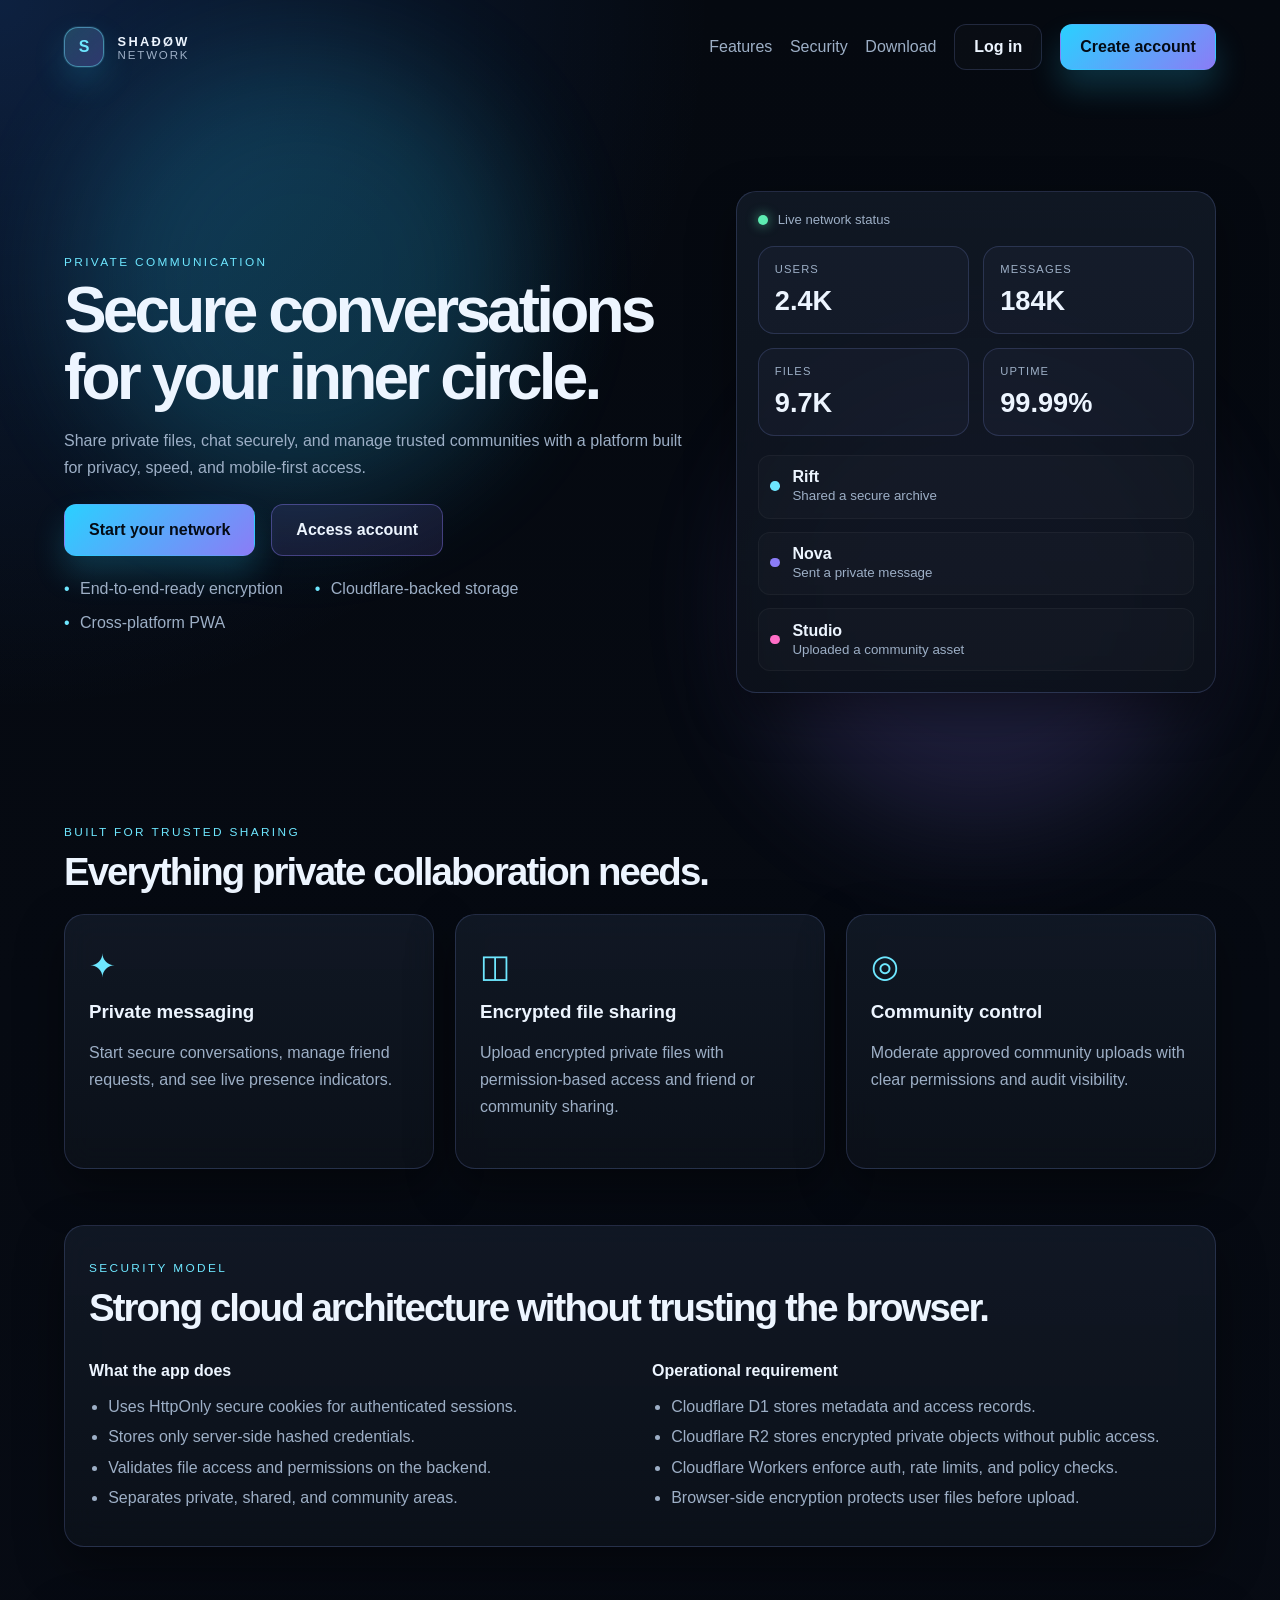
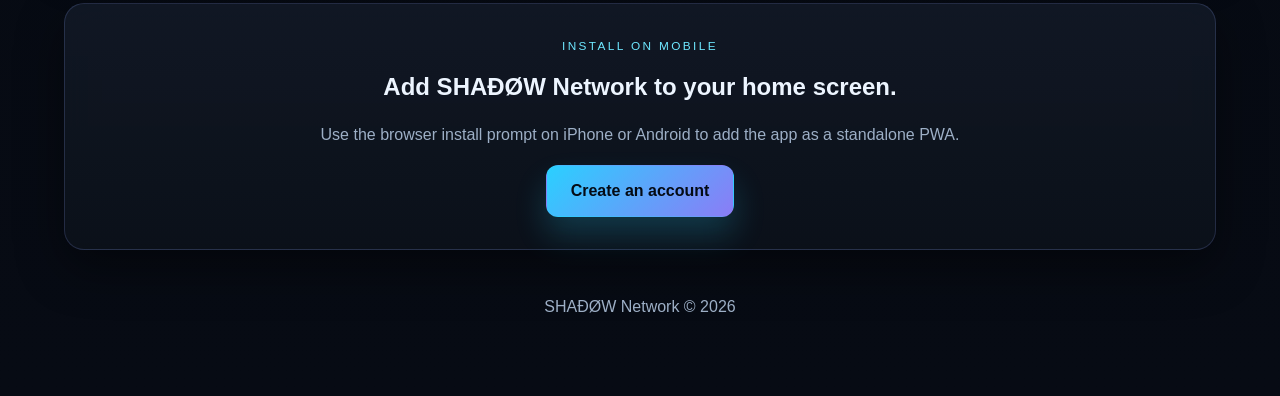
<file: index.html>
<!DOCTYPE html>
<html lang="en">
  <head>
    <meta charset="UTF-8" />
    <meta name="viewport" content="width=device-width, initial-scale=1.0" />
    <meta
      name="description"
      content="SHAÐØW Network is a secure private messaging and file-sharing platform for friends, communities, and trusted collaboration."
    />
    <meta name="theme-color" content="#070b14" />
    <title>SHAÐØW Network</title>
    <link rel="manifest" href="pwa/manifest.json" />
    <link rel="stylesheet" href="css/main.css" />
    <link rel="stylesheet" href="css/mobile.css" />
  </head>
  <body class="landing-page">
    <div class="bg-glow glow-one"></div>
    <div class="bg-glow glow-two"></div>

    <header class="topbar landing-bar">
      <div class="brand-wrap">
        <div class="brand-mark">S</div>
        <div>
          <div class="brand-name">SHAÐØW</div>
          <div class="brand-subtitle">Network</div>
        </div>
      </div>
      <nav class="top-links">
        <a href="#features">Features</a>
        <a href="#security">Security</a>
        <a href="#download">Download</a>
        <a class="button ghost" href="login.html">Log in</a>
        <a class="button primary" href="register.html">Create account</a>
      </nav>
    </header>

    <main>
      <section class="hero">
        <div class="hero-copy">
          <span class="eyebrow">Private communication</span>
          <h1>Secure conversations for your inner circle.</h1>
          <p>
            Share private files, chat securely, and manage trusted communities with a platform built for privacy,
            speed, and mobile-first access.
          </p>
          <div class="cta-row">
            <a class="button primary large" href="register.html">Start your network</a>
            <a class="button secondary large" href="login.html">Access account</a>
          </div>
          <ul class="hero-meta">
            <li>End-to-end-ready encryption</li>
            <li>Cloudflare-backed storage</li>
            <li>Cross-platform PWA</li>
          </ul>
        </div>

        <div class="hero-panel glass-panel">
          <div class="mini-header">
            <span class="status online"></span>
            Live network status
          </div>
          <div class="stat-grid">
            <div class="stat-card">
              <span class="stat-label">Users</span>
              <strong>2.4K</strong>
            </div>
            <div class="stat-card">
              <span class="stat-label">Messages</span>
              <strong>184K</strong>
            </div>
            <div class="stat-card">
              <span class="stat-label">Files</span>
              <strong>9.7K</strong>
            </div>
            <div class="stat-card">
              <span class="stat-label">Uptime</span>
              <strong>99.99%</strong>
            </div>
          </div>
          <div class="activity-list">
            <div class="activity-item">
              <span class="dot cyan"></span>
              <div>
                <strong>Rift</strong>
                <small>Shared a secure archive</small>
              </div>
            </div>
            <div class="activity-item">
              <span class="dot violet"></span>
              <div>
                <strong>Nova</strong>
                <small>Sent a private message</small>
              </div>
            </div>
            <div class="activity-item">
              <span class="dot pink"></span>
              <div>
                <strong>Studio</strong>
                <small>Uploaded a community asset</small>
              </div>
            </div>
          </div>
        </div>
      </section>

      <section id="features" class="feature-section">
        <div class="section-heading">
          <span class="eyebrow">Built for trusted sharing</span>
          <h2>Everything private collaboration needs.</h2>
        </div>
        <div class="card-grid three-up">
          <article class="glass-panel feature-card">
            <span class="feature-icon">✦</span>
            <h3>Private messaging</h3>
            <p>Start secure conversations, manage friend requests, and see live presence indicators.</p>
          </article>
          <article class="glass-panel feature-card">
            <span class="feature-icon">◫</span>
            <h3>Encrypted file sharing</h3>
            <p>Upload encrypted private files with permission-based access and friend or community sharing.</p>
          </article>
          <article class="glass-panel feature-card">
            <span class="feature-icon">◎</span>
            <h3>Community control</h3>
            <p>Moderate approved community uploads with clear permissions and audit visibility.</p>
          </article>
        </div>
      </section>

      <section id="security" class="feature-section security-panel glass-panel">
        <div class="section-heading left">
          <span class="eyebrow">Security model</span>
          <h2>Strong cloud architecture without trusting the browser.</h2>
        </div>
        <div class="security-grid">
          <div>
            <h4>What the app does</h4>
            <ul>
              <li>Uses HttpOnly secure cookies for authenticated sessions.</li>
              <li>Stores only server-side hashed credentials.</li>
              <li>Validates file access and permissions on the backend.</li>
              <li>Separates private, shared, and community areas.</li>
            </ul>
          </div>
          <div>
            <h4>Operational requirement</h4>
            <ul>
              <li>Cloudflare D1 stores metadata and access records.</li>
              <li>Cloudflare R2 stores encrypted private objects without public access.</li>
              <li>Cloudflare Workers enforce auth, rate limits, and policy checks.</li>
              <li>Browser-side encryption protects user files before upload.</li>
            </ul>
          </div>
        </div>
      </section>

      <section id="download" class="feature-section app-cta">
        <div class="glass-panel callout-box">
          <span class="eyebrow">Install on mobile</span>
          <h2>Add SHAÐØW Network to your home screen.</h2>
          <p>Use the browser install prompt on iPhone or Android to add the app as a standalone PWA.</p>
          <a class="button primary large" href="register.html">Create an account</a>
        </div>
      </section>
    </main>

    <footer class="site-footer">
      <p>SHAÐØW Network © 2026</p>
    </footer>

    <script src="js/app.js"></script>
    <script>
      if ('serviceWorker' in navigator) {
        window.addEventListener('load', () => {
          navigator.serviceWorker.register('pwa/service-worker.js').catch(() => {
            console.info('Service worker is not available during local static testing.');
          });
        });
      }
    </script>
  </body>
</html>
</file>
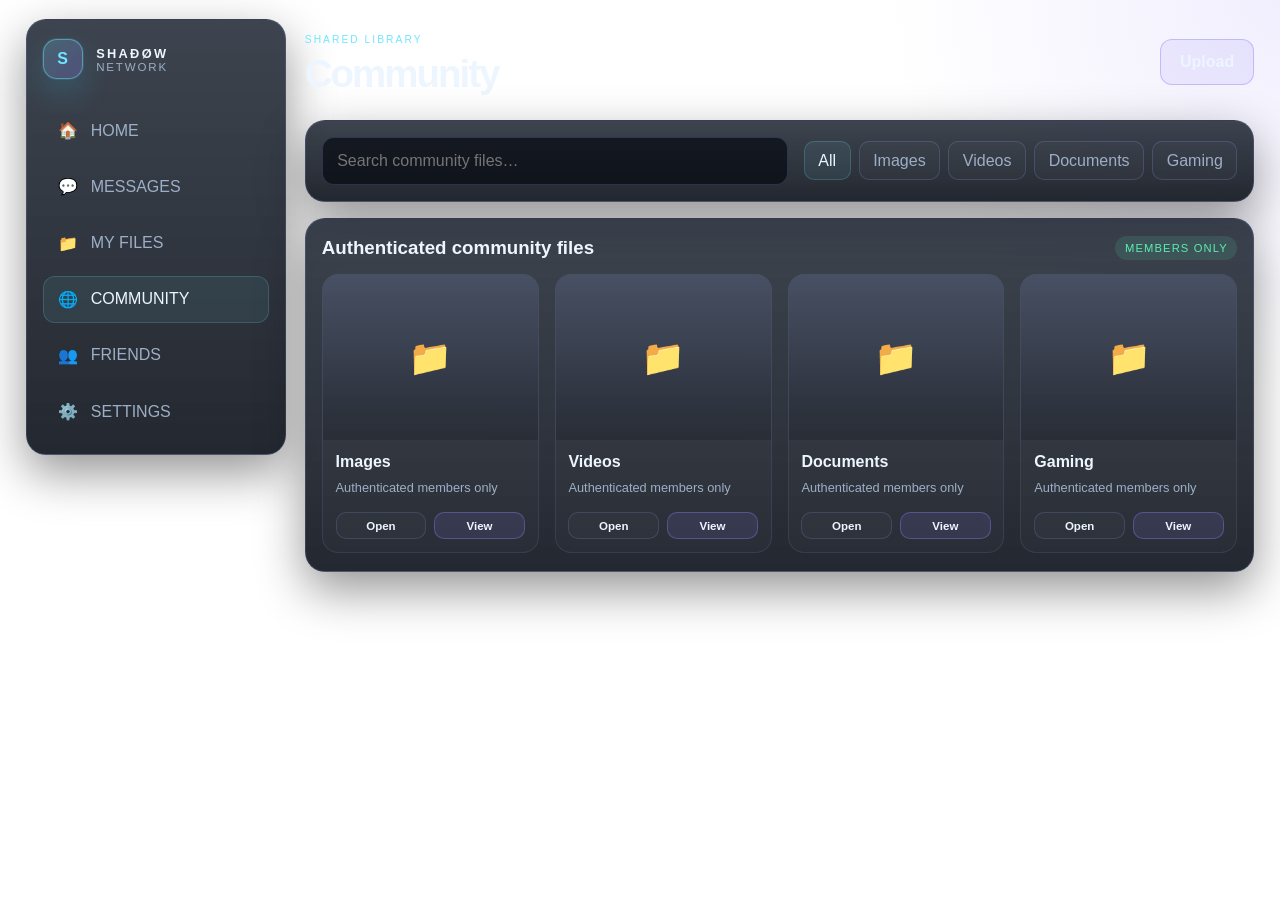
<file: community.html>
<!DOCTYPE html>
<html lang="en">
  <head>
    <meta charset="UTF-8" />
    <meta name="viewport" content="width=device-width, initial-scale=1.0" />
    <title>SHAÐØW Network | Community</title>
    <meta name="theme-color" content="#070b14" />
    <link rel="manifest" href="pwa/manifest.json" />
    <link rel="stylesheet" href="css/main.css" />
    <link rel="stylesheet" href="css/app.css" />
    <link rel="stylesheet" href="css/mobile.css" />
  </head>
  <body class="app-body">
    <div class="app-layout">
      <aside class="sidebar glass-panel">
        <div class="brand-wrap">
          <div class="brand-mark">S</div>
          <div>
            <div class="brand-name">SHAÐØW</div>
            <div class="brand-subtitle">Network</div>
          </div>
        </div>
        <nav class="main-nav" aria-label="Main navigation">
          <a class="nav-item" href="app.html"><span>🏠</span><span>HOME</span></a>
          <a class="nav-item" href="messages.html"><span>💬</span><span>MESSAGES</span></a>
          <a class="nav-item" href="files.html"><span>📁</span><span>MY FILES</span></a>
          <a class="nav-item active" href="community.html"><span>🌐</span><span>COMMUNITY</span></a>
          <a class="nav-item" href="friends.html"><span>👥</span><span>FRIENDS</span></a>
          <a class="nav-item" href="settings.html"><span>⚙️</span><span>SETTINGS</span></a>
        </nav>
      </aside>

      <main class="app-main">
        <header class="topbar app-topbar">
          <div>
            <span class="eyebrow small">Shared library</span>
            <h2>Community</h2>
          </div>
          <div class="top-actions">
            <button class="button secondary" id="community-upload-btn">Upload</button>
          </div>
        </header>

        <div class="toolbar glass-panel">
          <div class="search-box">
            <input type="search" id="community-search" placeholder="Search community files…" />
          </div>
          <div class="category-pills">
            <button class="active">All</button>
            <button>Images</button>
            <button>Videos</button>
            <button>Documents</button>
            <button>Gaming</button>
          </div>
        </div>

        <section class="glass-panel file-panel">
          <div class="panel-header">
            <h3>Authenticated community files</h3>
            <span class="badge success">Members only</span>
          </div>
          <div id="community-grid" class="file-grid"></div>
        </section>
      </main>
    </div>

    <nav class="mobile-nav" aria-label="Mobile navigation">
      <a href="app.html" class="mobile-item">🏠</a>
      <a href="messages.html" class="mobile-item">💬</a>
      <a href="files.html" class="mobile-item">📁</a>
      <a href="community.html" class="mobile-item active">🌐</a>
      <a href="settings.html" class="mobile-item">⚙️</a>
    </nav>

    <div id="toast-container"></div>

    <script src="js/api.js"></script>
    <script src="js/app.js"></script>
    <script>
      document.addEventListener('DOMContentLoaded', () => {
        if (window.AppShell) {
          window.AppShell.initCommunity();
        }
      });
    </script>
  </body>
</html>
</file>
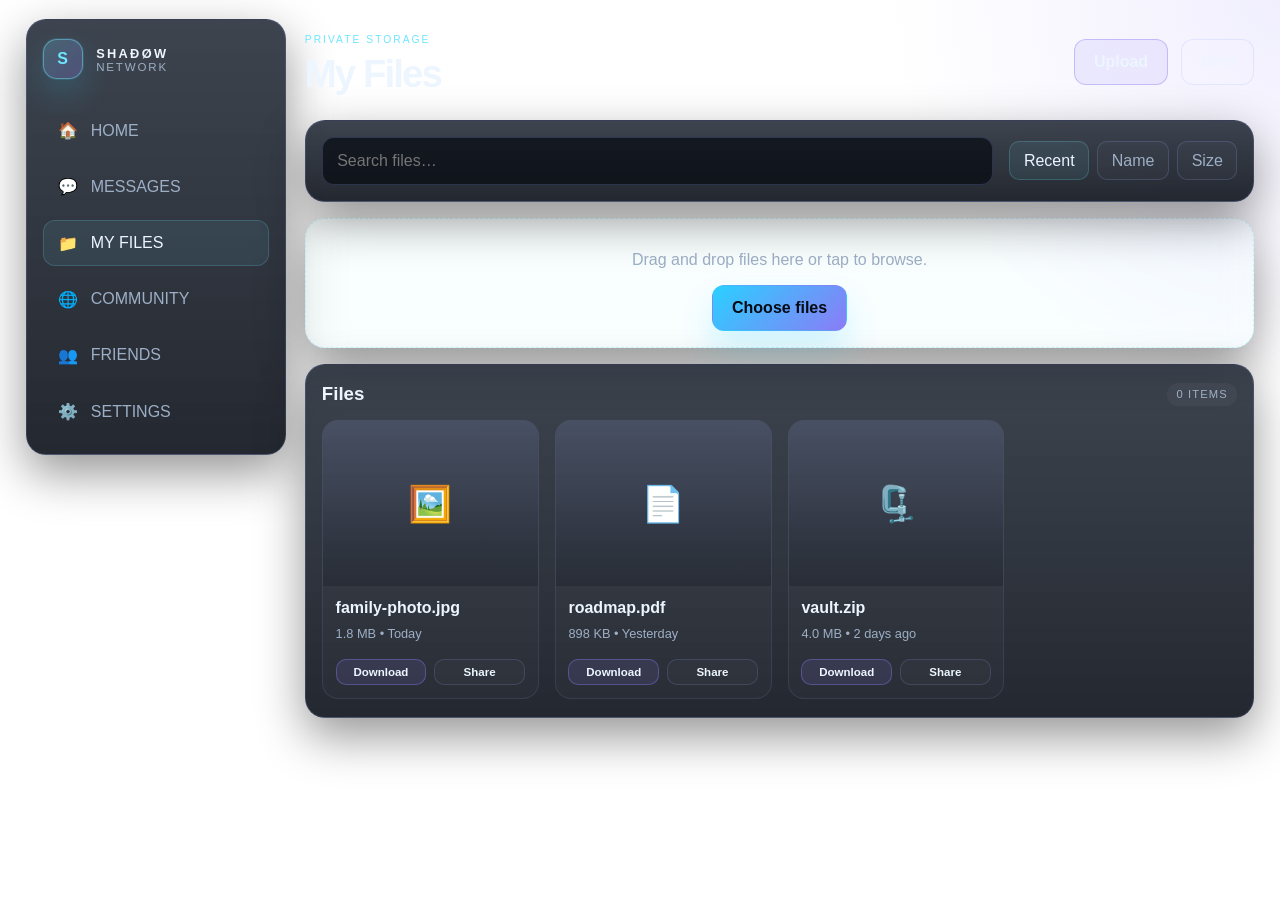
<file: files.html>
<!DOCTYPE html>
<html lang="en">
  <head>
    <meta charset="UTF-8" />
    <meta name="viewport" content="width=device-width, initial-scale=1.0" />
    <title>SHAÐØW Network | Files</title>
    <meta name="theme-color" content="#070b14" />
    <link rel="manifest" href="pwa/manifest.json" />
    <link rel="stylesheet" href="css/main.css" />
    <link rel="stylesheet" href="css/app.css" />
    <link rel="stylesheet" href="css/mobile.css" />
  </head>
  <body class="app-body">
    <div class="app-layout">
      <aside class="sidebar glass-panel">
        <div class="brand-wrap">
          <div class="brand-mark">S</div>
          <div>
            <div class="brand-name">SHAÐØW</div>
            <div class="brand-subtitle">Network</div>
          </div>
        </div>
        <nav class="main-nav" aria-label="Main navigation">
          <a class="nav-item" href="app.html"><span>🏠</span><span>HOME</span></a>
          <a class="nav-item" href="messages.html"><span>💬</span><span>MESSAGES</span></a>
          <a class="nav-item active" href="files.html"><span>📁</span><span>MY FILES</span></a>
          <a class="nav-item" href="community.html"><span>🌐</span><span>COMMUNITY</span></a>
          <a class="nav-item" href="friends.html"><span>👥</span><span>FRIENDS</span></a>
          <a class="nav-item" href="settings.html"><span>⚙️</span><span>SETTINGS</span></a>
        </nav>
      </aside>

      <main class="app-main">
        <header class="topbar app-topbar">
          <div>
            <span class="eyebrow small">Private storage</span>
            <h2>My Files</h2>
          </div>
          <div class="top-actions">
            <button class="button secondary" id="upload-trigger">Upload</button>
            <button class="button ghost" id="toggle-view-btn">Grid</button>
          </div>
        </header>

        <div class="toolbar glass-panel">
          <div class="search-box">
            <input type="search" id="file-search" placeholder="Search files…" />
          </div>
          <div class="segmented-control">
            <button class="active" data-sort="recent">Recent</button>
            <button data-sort="name">Name</button>
            <button data-sort="size">Size</button>
          </div>
        </div>

        <div class="upload-dropzone glass-panel" id="upload-dropzone">
          <input id="file-input" type="file" multiple hidden />
          <p>Drag and drop files here or tap to browse.</p>
          <button class="button primary" id="upload-button">Choose files</button>
        </div>

        <section class="glass-panel file-panel">
          <div class="panel-header">
            <h3>Files</h3>
            <span class="badge neutral" id="file-count">0 items</span>
          </div>
          <div id="files-grid" class="file-grid"></div>
        </section>
      </main>
    </div>

    <nav class="mobile-nav" aria-label="Mobile navigation">
      <a href="app.html" class="mobile-item">🏠</a>
      <a href="messages.html" class="mobile-item">💬</a>
      <a href="files.html" class="mobile-item active">📁</a>
      <a href="community.html" class="mobile-item">🌐</a>
      <a href="settings.html" class="mobile-item">⚙️</a>
    </nav>

    <div id="toast-container"></div>

    <script src="js/api.js"></script>
    <script src="js/encryption.js"></script>
    <script src="js/files.js"></script>
    <script>
      document.addEventListener('DOMContentLoaded', () => {
        if (window.FileManager) {
          window.FileManager.init();
        }
      });
    </script>
  </body>
</html>
</file>
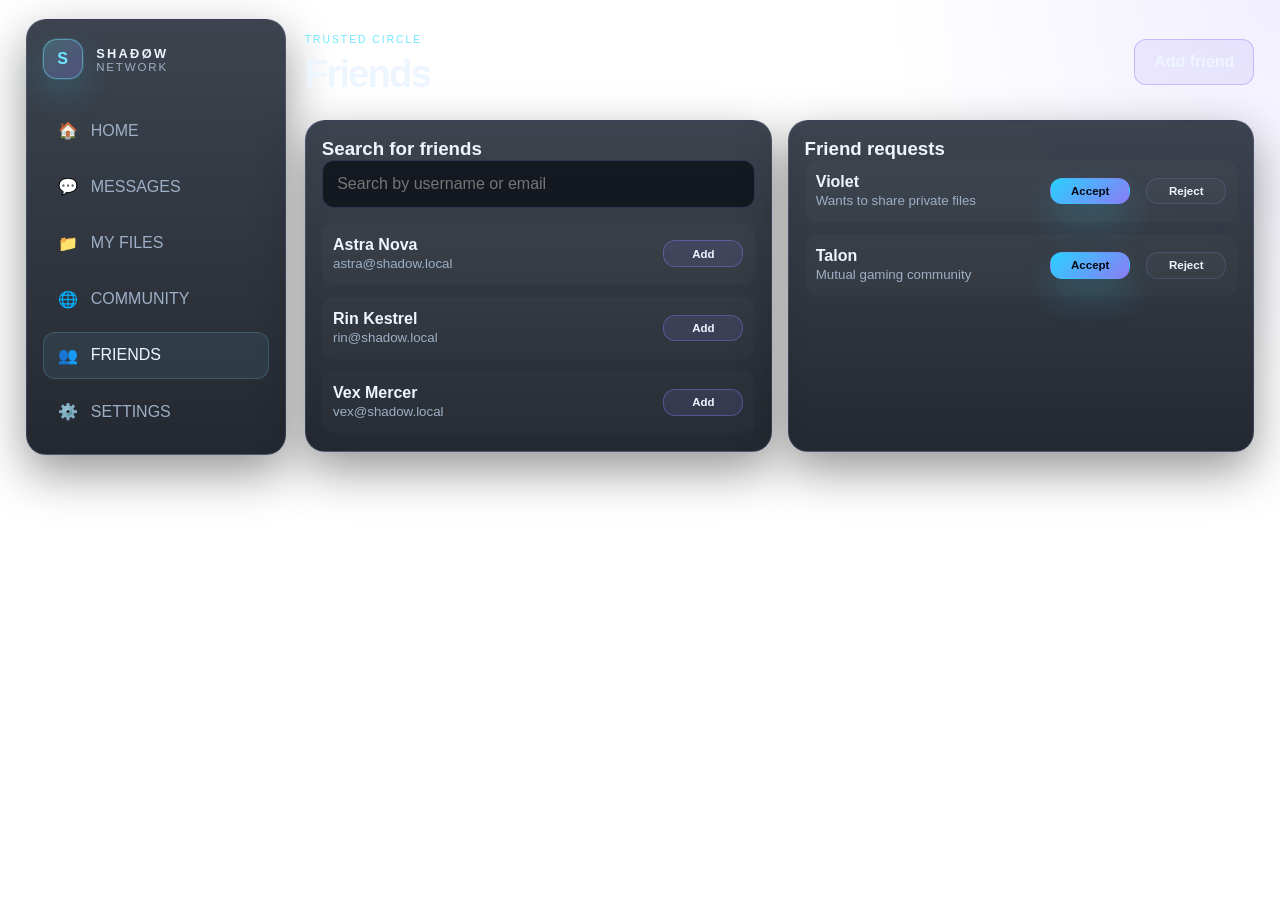
<file: friends.html>
<!DOCTYPE html>
<html lang="en">
  <head>
    <meta charset="UTF-8" />
    <meta name="viewport" content="width=device-width, initial-scale=1.0" />
    <title>SHAÐØW Network | Friends</title>
    <meta name="theme-color" content="#070b14" />
    <link rel="manifest" href="pwa/manifest.json" />
    <link rel="stylesheet" href="css/main.css" />
    <link rel="stylesheet" href="css/app.css" />
    <link rel="stylesheet" href="css/mobile.css" />
  </head>
  <body class="app-body">
    <div class="app-layout">
      <aside class="sidebar glass-panel">
        <div class="brand-wrap">
          <div class="brand-mark">S</div>
          <div>
            <div class="brand-name">SHAÐØW</div>
            <div class="brand-subtitle">Network</div>
          </div>
        </div>
        <nav class="main-nav" aria-label="Main navigation">
          <a class="nav-item" href="app.html"><span>🏠</span><span>HOME</span></a>
          <a class="nav-item" href="messages.html"><span>💬</span><span>MESSAGES</span></a>
          <a class="nav-item" href="files.html"><span>📁</span><span>MY FILES</span></a>
          <a class="nav-item" href="community.html"><span>🌐</span><span>COMMUNITY</span></a>
          <a class="nav-item active" href="friends.html"><span>👥</span><span>FRIENDS</span></a>
          <a class="nav-item" href="settings.html"><span>⚙️</span><span>SETTINGS</span></a>
        </nav>
      </aside>

      <main class="app-main">
        <header class="topbar app-topbar">
          <div>
            <span class="eyebrow small">Trusted circle</span>
            <h2>Friends</h2>
          </div>
          <div class="top-actions">
            <button class="button secondary" id="send-request-btn">Add friend</button>
          </div>
        </header>

        <div class="friends-layout">
          <section class="glass-panel form-panel">
            <h3>Search for friends</h3>
            <div class="search-box small-box">
              <input id="friend-search" type="search" placeholder="Search by username or email" />
            </div>
            <div id="friend-search-results" class="result-list"></div>
          </section>

          <section class="glass-panel form-panel">
            <h3>Friend requests</h3>
            <div id="friend-request-list" class="result-list"></div>
          </section>
        </div>
      </main>
    </div>

    <nav class="mobile-nav" aria-label="Mobile navigation">
      <a href="app.html" class="mobile-item">🏠</a>
      <a href="messages.html" class="mobile-item">💬</a>
      <a href="files.html" class="mobile-item">📁</a>
      <a href="community.html" class="mobile-item">🌐</a>
      <a href="friends.html" class="mobile-item active">👥</a>
    </nav>

    <div id="toast-container"></div>

    <script src="js/api.js"></script>
    <script src="js/friends.js"></script>
    <script>
      document.addEventListener('DOMContentLoaded', () => {
        if (window.FriendManager) {
          window.FriendManager.init();
        }
      });
    </script>
  </body>
</html>
</file>
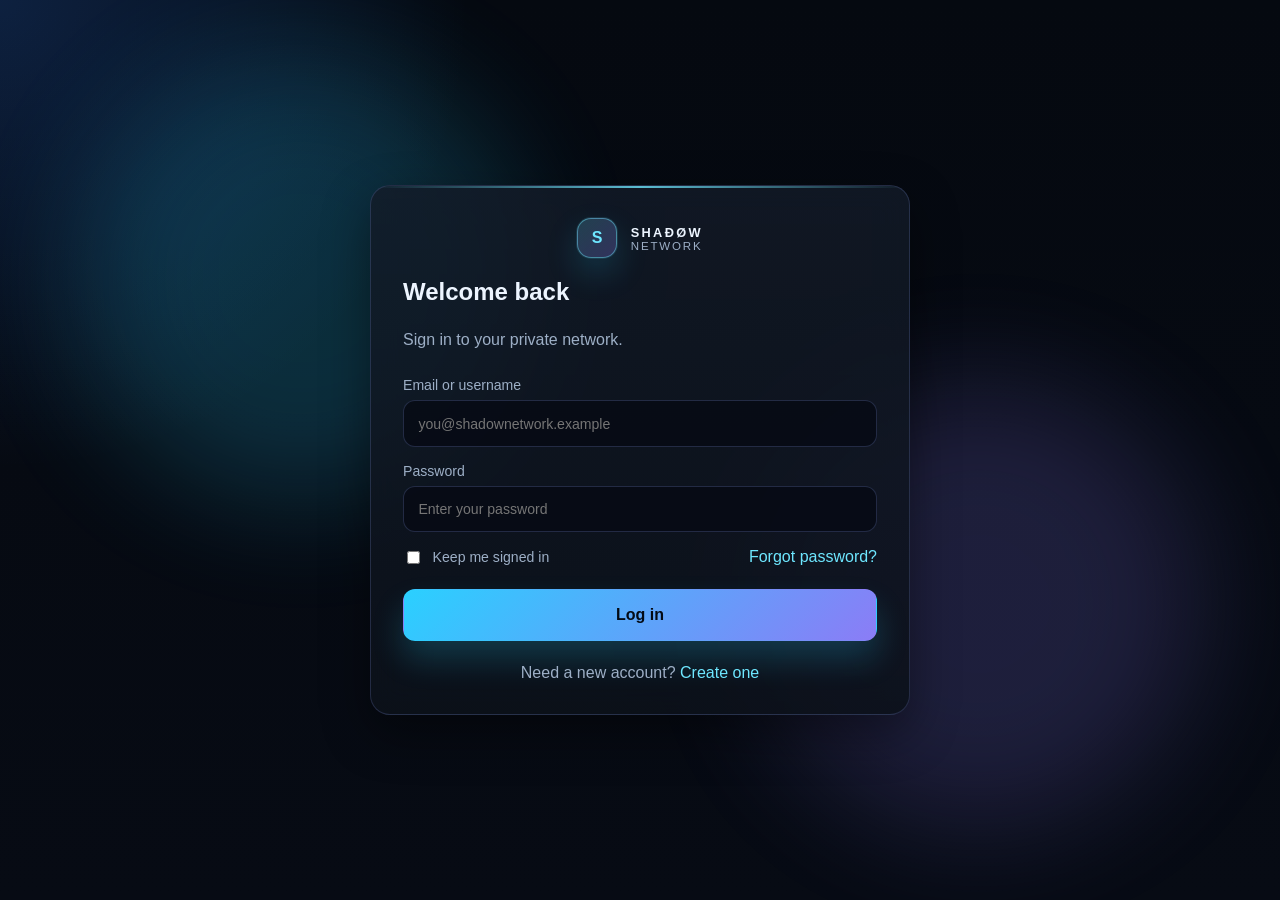
<file: login.html>
<!DOCTYPE html>
<html lang="en">
  <head>
    <meta charset="UTF-8" />
    <meta name="viewport" content="width=device-width, initial-scale=1.0" />
    <title>SHAÐØW Network | Login</title>
    <meta name="theme-color" content="#070b14" />
    <link rel="manifest" href="pwa/manifest.json" />
    <link rel="stylesheet" href="css/main.css" />
    <link rel="stylesheet" href="css/auth.css" />
    <link rel="stylesheet" href="css/mobile.css" />
  </head>
  <body class="auth-page">
    <div class="bg-glow glow-one"></div>
    <div class="bg-glow glow-two"></div>

    <main class="auth-shell">
      <section class="auth-panel glass-panel">
        <div class="brand-wrap centered">
          <div class="brand-mark">S</div>
          <div>
            <div class="brand-name">SHAÐØW</div>
            <div class="brand-subtitle">Network</div>
          </div>
        </div>

        <h1>Welcome back</h1>
        <p class="sub-copy">Sign in to your private network.</p>

        <form id="login-form" class="auth-form" novalidate>
          <label>
            <span>Email or username</span>
            <input type="text" name="identifier" placeholder="you@shadownetwork.example" required />
          </label>
          <label>
            <span>Password</span>
            <input type="password" name="password" placeholder="Enter your password" required />
          </label>

          <div class="row between compact">
            <label class="checkbox-row">
              <input type="checkbox" name="remember" />
              <span>Keep me signed in</span>
            </label>
            <a href="#" class="text-link">Forgot password?</a>
          </div>

          <button class="button primary large" type="submit">Log in</button>
        </form>

        <div class="auth-footer">
          <span>Need a new account?</span>
          <a href="register.html" class="text-link">Create one</a>
        </div>
      </section>
    </main>

    <script src="js/api.js"></script>
    <script src="js/auth.js"></script>
    <script>
      document.addEventListener('DOMContentLoaded', () => {
        if (window.AuthHandler) {
          window.AuthHandler.initLogin();
        }
      });
    </script>
  </body>
</html>
</file>
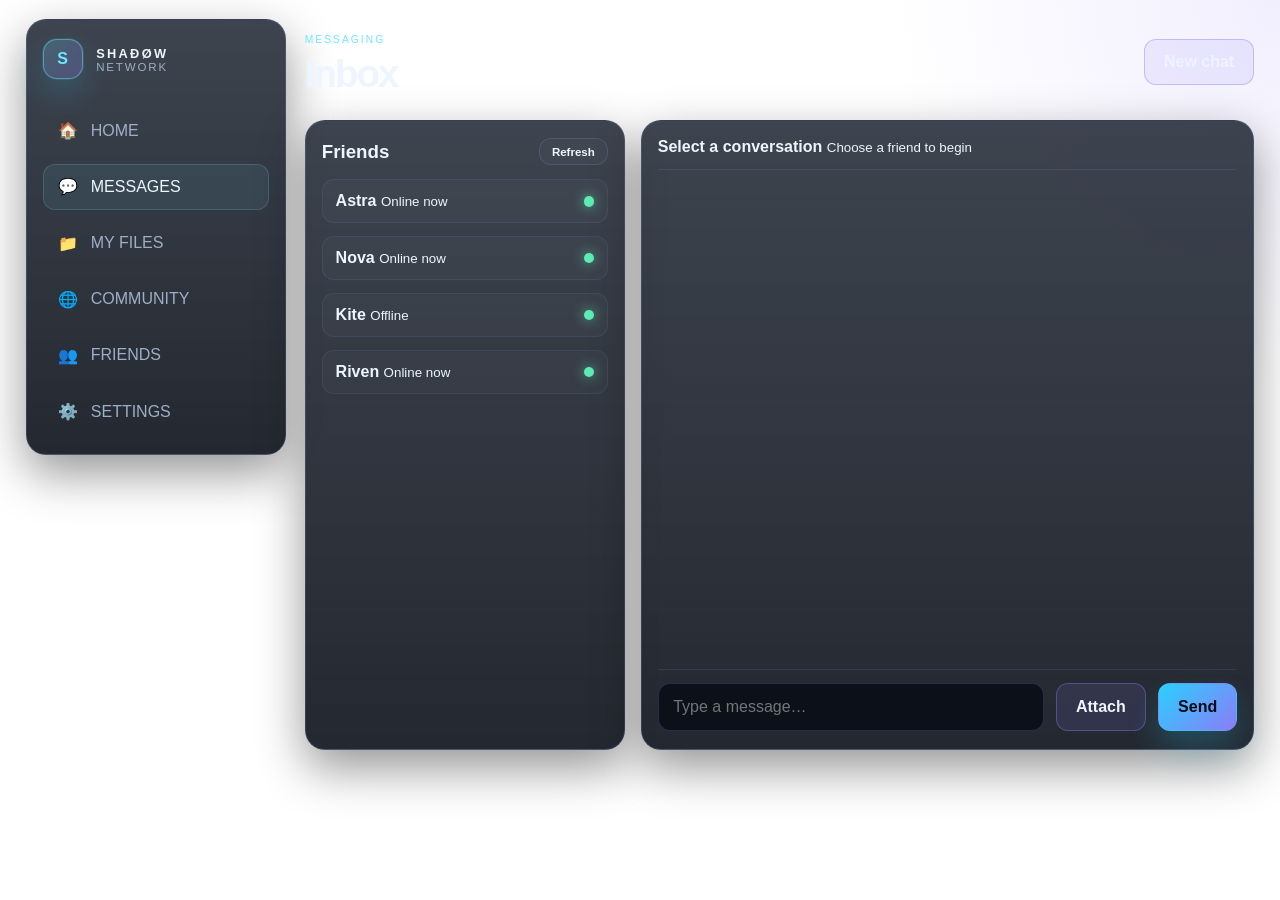
<file: messages.html>
<!DOCTYPE html>
<html lang="en">
  <head>
    <meta charset="UTF-8" />
    <meta name="viewport" content="width=device-width, initial-scale=1.0" />
    <title>SHAÐØW Network | Messages</title>
    <meta name="theme-color" content="#070b14" />
    <link rel="manifest" href="pwa/manifest.json" />
    <link rel="stylesheet" href="css/main.css" />
    <link rel="stylesheet" href="css/app.css" />
    <link rel="stylesheet" href="css/mobile.css" />
  </head>
  <body class="app-body">
    <div class="app-layout">
      <aside class="sidebar glass-panel">
        <div class="brand-wrap">
          <div class="brand-mark">S</div>
          <div>
            <div class="brand-name">SHAÐØW</div>
            <div class="brand-subtitle">Network</div>
          </div>
        </div>
        <nav class="main-nav" aria-label="Main navigation">
          <a class="nav-item" href="app.html"><span>🏠</span><span>HOME</span></a>
          <a class="nav-item active" href="messages.html"><span>💬</span><span>MESSAGES</span></a>
          <a class="nav-item" href="files.html"><span>📁</span><span>MY FILES</span></a>
          <a class="nav-item" href="community.html"><span>🌐</span><span>COMMUNITY</span></a>
          <a class="nav-item" href="friends.html"><span>👥</span><span>FRIENDS</span></a>
          <a class="nav-item" href="settings.html"><span>⚙️</span><span>SETTINGS</span></a>
        </nav>
      </aside>

      <main class="app-main">
        <header class="topbar app-topbar">
          <div>
            <span class="eyebrow small">Messaging</span>
            <h2>Inbox</h2>
          </div>
          <div class="top-actions">
            <button class="button secondary" id="new-message-btn">New chat</button>
          </div>
        </header>

        <div class="messages-layout">
          <aside class="glass-panel sidebar-panel">
            <div class="panel-header compact-header">
              <h3>Friends</h3>
              <button class="button ghost tiny" id="refresh-friends-btn">Refresh</button>
            </div>
            <div class="friend-list" id="friend-list"></div>
          </aside>

          <section class="glass-panel chat-panel">
            <div class="chat-header" id="chat-header">
              <div>
                <strong>Select a conversation</strong>
                <small>Choose a friend to begin</small>
              </div>
            </div>
            <div class="chat-thread" id="chat-thread"></div>
            <form id="message-form" class="composer" novalidate>
              <input id="message-input" type="text" maxlength="2000" placeholder="Type a message…" />
              <button type="button" class="button secondary" id="attach-file-btn">Attach</button>
              <button type="submit" class="button primary">Send</button>
            </form>
          </section>
        </div>
      </main>
    </div>

    <nav class="mobile-nav" aria-label="Mobile navigation">
      <a href="app.html" class="mobile-item">🏠</a>
      <a href="messages.html" class="mobile-item active">💬</a>
      <a href="files.html" class="mobile-item">📁</a>
      <a href="community.html" class="mobile-item">🌐</a>
      <a href="settings.html" class="mobile-item">⚙️</a>
    </nav>

    <div id="toast-container"></div>

    <script src="js/api.js"></script>
    <script src="js/messages.js"></script>
    <script>
      document.addEventListener('DOMContentLoaded', () => {
        if (window.MessageApp) {
          window.MessageApp.init();
        }
      });
    </script>
  </body>
</html>
</file>
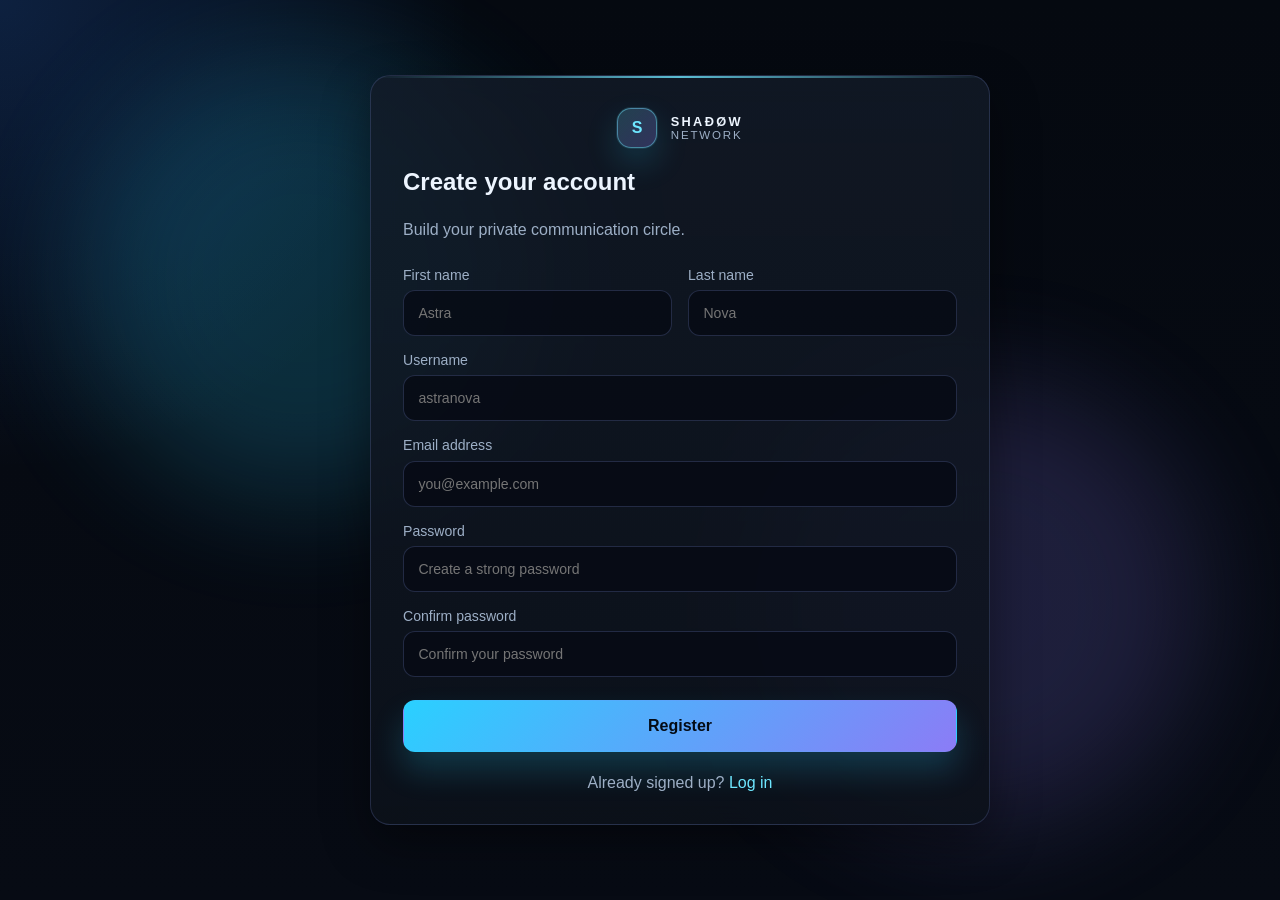
<file: register.html>
<!DOCTYPE html>
<html lang="en">
  <head>
    <meta charset="UTF-8" />
    <meta name="viewport" content="width=device-width, initial-scale=1.0" />
    <title>SHAÐØW Network | Register</title>
    <meta name="theme-color" content="#070b14" />
    <link rel="manifest" href="pwa/manifest.json" />
    <link rel="stylesheet" href="css/main.css" />
    <link rel="stylesheet" href="css/auth.css" />
    <link rel="stylesheet" href="css/mobile.css" />
  </head>
  <body class="auth-page">
    <div class="bg-glow glow-one"></div>
    <div class="bg-glow glow-two"></div>

    <main class="auth-shell">
      <section class="auth-panel glass-panel wide-panel">
        <div class="brand-wrap centered">
          <div class="brand-mark">S</div>
          <div>
            <div class="brand-name">SHAÐØW</div>
            <div class="brand-subtitle">Network</div>
          </div>
        </div>

        <h1>Create your account</h1>
        <p class="sub-copy">Build your private communication circle.</p>

        <form id="register-form" class="auth-form" novalidate>
          <div class="inline-fields">
            <label>
              <span>First name</span>
              <input type="text" name="firstName" placeholder="Astra" required />
            </label>
            <label>
              <span>Last name</span>
              <input type="text" name="lastName" placeholder="Nova" required />
            </label>
          </div>

          <label>
            <span>Username</span>
            <input type="text" name="username" placeholder="astranova" required />
          </label>

          <label>
            <span>Email address</span>
            <input type="email" name="email" placeholder="you@example.com" required />
          </label>

          <label>
            <span>Password</span>
            <input type="password" name="password" placeholder="Create a strong password" required />
          </label>

          <label>
            <span>Confirm password</span>
            <input type="password" name="confirmPassword" placeholder="Confirm your password" required />
          </label>

          <button class="button primary large" type="submit">Register</button>
        </form>

        <div class="auth-footer">
          <span>Already signed up?</span>
          <a href="login.html" class="text-link">Log in</a>
        </div>
      </section>
    </main>

    <script src="js/api.js"></script>
    <script src="js/auth.js"></script>
    <script>
      document.addEventListener('DOMContentLoaded', () => {
        if (window.AuthHandler) {
          window.AuthHandler.initRegister();
        }
      });
    </script>
  </body>
</html>
</file>
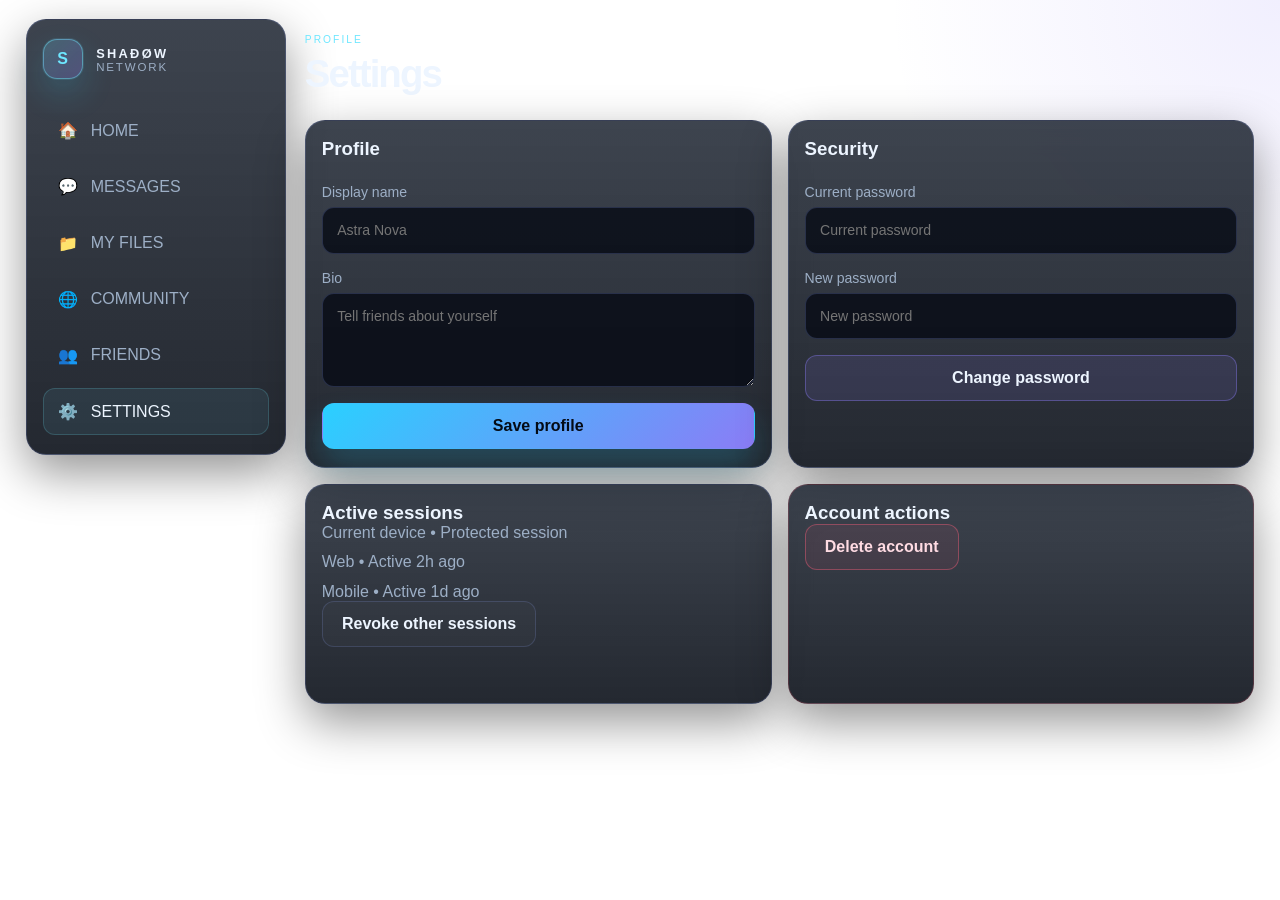
<file: settings.html>
<!DOCTYPE html>
<html lang="en">
  <head>
    <meta charset="UTF-8" />
    <meta name="viewport" content="width=device-width, initial-scale=1.0" />
    <title>SHAÐØW Network | Settings</title>
    <meta name="theme-color" content="#070b14" />
    <link rel="manifest" href="pwa/manifest.json" />
    <link rel="stylesheet" href="css/main.css" />
    <link rel="stylesheet" href="css/app.css" />
    <link rel="stylesheet" href="css/mobile.css" />
  </head>
  <body class="app-body">
    <div class="app-layout">
      <aside class="sidebar glass-panel">
        <div class="brand-wrap">
          <div class="brand-mark">S</div>
          <div>
            <div class="brand-name">SHAÐØW</div>
            <div class="brand-subtitle">Network</div>
          </div>
        </div>
        <nav class="main-nav" aria-label="Main navigation">
          <a class="nav-item" href="app.html"><span>🏠</span><span>HOME</span></a>
          <a class="nav-item" href="messages.html"><span>💬</span><span>MESSAGES</span></a>
          <a class="nav-item" href="files.html"><span>📁</span><span>MY FILES</span></a>
          <a class="nav-item" href="community.html"><span>🌐</span><span>COMMUNITY</span></a>
          <a class="nav-item" href="friends.html"><span>👥</span><span>FRIENDS</span></a>
          <a class="nav-item active" href="settings.html"><span>⚙️</span><span>SETTINGS</span></a>
        </nav>
      </aside>

      <main class="app-main">
        <header class="topbar app-topbar">
          <div>
            <span class="eyebrow small">Profile</span>
            <h2>Settings</h2>
          </div>
        </header>

        <div class="settings-grid">
          <section class="glass-panel form-panel">
            <h3>Profile</h3>
            <form id="profile-form" class="stack-form">
              <label>
                <span>Display name</span>
                <input type="text" name="displayName" placeholder="Astra Nova" />
              </label>
              <label>
                <span>Bio</span>
                <textarea name="bio" rows="4" placeholder="Tell friends about yourself"></textarea>
              </label>
              <button type="submit" class="button primary">Save profile</button>
            </form>
          </section>

          <section class="glass-panel form-panel">
            <h3>Security</h3>
            <form id="security-form" class="stack-form">
              <label>
                <span>Current password</span>
                <input type="password" name="currentPassword" placeholder="Current password" />
              </label>
              <label>
                <span>New password</span>
                <input type="password" name="newPassword" placeholder="New password" />
              </label>
              <button type="submit" class="button secondary">Change password</button>
            </form>
          </section>

          <section class="glass-panel form-panel">
            <h3>Active sessions</h3>
            <ul class="session-list" id="session-list">
              <li>Current device • Protected session</li>
              <li>Web • Active 2h ago</li>
              <li>Mobile • Active 1d ago</li>
            </ul>
            <button class="button ghost" id="revoke-session-btn">Revoke other sessions</button>
          </section>

          <section class="glass-panel form-panel danger-panel">
            <h3>Account actions</h3>
            <button class="button ghost danger" id="delete-account-btn">Delete account</button>
          </section>
        </div>
      </main>
    </div>

    <nav class="mobile-nav" aria-label="Mobile navigation">
      <a href="app.html" class="mobile-item">🏠</a>
      <a href="messages.html" class="mobile-item">💬</a>
      <a href="files.html" class="mobile-item">📁</a>
      <a href="community.html" class="mobile-item">🌐</a>
      <a href="settings.html" class="mobile-item active">⚙️</a>
    </nav>

    <div id="toast-container"></div>

    <script src="js/api.js"></script>
    <script src="js/app.js"></script>
    <script>
      document.addEventListener('DOMContentLoaded', () => {
        if (window.AppShell) {
          window.AppShell.initSettings();
        }
      });
    </script>
  </body>
</html>
</file>
<file: css/main.css>
:root {
  --bg: #070b14;
  --bg-strong: #04070d;
  --panel: rgba(13, 18, 28, 0.82);
  --panel-strong: rgba(18, 25, 39, 0.94);
  --panel-soft: rgba(13, 20, 32, 0.7);
  --border: rgba(147, 168, 255, 0.18);
  --text: #edf5ff;
  --muted: #9dafc6;
  --primary: #6ee7ff;
  --primary-strong: #2ad0ff;
  --secondary: #8b7cf6;
  --success: #5decb1;
  --warning: #ffc857;
  --danger: #ff5f7a;
  --shadow: 0 18px 48px rgba(0, 0, 0, 0.42);
  --radius: 20px;
  --radius-sm: 12px;
  --radius-xs: 10px;
  --transition: 180ms ease;
}

* {
  box-sizing: border-box;
}

html {
  scroll-behavior: smooth;
}

body {
  margin: 0;
  font-family: Inter, "Segoe UI", Roboto, Helvetica, Arial, sans-serif;
  background:
    radial-gradient(circle at top left, rgba(46, 128, 255, 0.2), transparent 30%),
    linear-gradient(180deg, #050910 0%, #070b14 100%);
  color: var(--text);
  min-height: 100vh;
}

img {
  max-width: 100%;
  display: block;
}

a {
  color: inherit;
  text-decoration: none;
}

button,
input,
textarea {
  font: inherit;
}

button {
  cursor: pointer;
}

.glass-panel {
  background: linear-gradient(180deg, rgba(19, 27, 40, 0.82), rgba(12, 17, 26, 0.9));
  border: 1px solid var(--border);
  border-radius: var(--radius);
  box-shadow: var(--shadow);
  backdrop-filter: blur(14px);
  -webkit-backdrop-filter: blur(14px);
}

.bg-glow {
  position: fixed;
  width: 28rem;
  height: 28rem;
  border-radius: 50%;
  filter: blur(60px);
  opacity: 0.18;
  z-index: 0;
  pointer-events: none;
}

.glow-one {
  top: 6%;
  left: 6%;
  background: var(--primary-strong);
}

.glow-two {
  right: 6%;
  bottom: 8%;
  background: var(--secondary);
}

.topbar,
.hero,
.feature-section,
.site-footer,
.auth-shell,
.app-layout,
.app-main,
.toolbar,
.file-panel,
.messages-layout,
.friends-layout,
.settings-grid {
  position: relative;
  z-index: 1;
}

.landing-page {
  min-height: 100vh;
  overflow-x: hidden;
}

.topbar {
  max-width: 1200px;
  width: min(90vw, 1200px);
  margin: 0 auto;
  display: flex;
  align-items: center;
  justify-content: space-between;
  padding: 1.5rem 0 1rem;
}

.brand-wrap {
  display: flex;
  align-items: center;
  gap: 0.85rem;
}

.brand-wrap.centered {
  justify-content: center;
}

.brand-mark {
  width: 2.5rem;
  height: 2.5rem;
  display: grid;
  place-items: center;
  background: linear-gradient(135deg, rgba(110, 231, 255, 0.2), rgba(139, 124, 246, 0.28));
  border: 1px solid rgba(110, 231, 255, 0.45);
  border-radius: 14px;
  font-weight: 800;
  color: var(--primary);
  box-shadow: 0 0 0 1px rgba(110, 231, 255, 0.12), 0 14px 32px rgba(42, 208, 255, 0.18);
}

.brand-name {
  font-weight: 700;
  letter-spacing: 0.18em;
  text-transform: uppercase;
  font-size: 0.8rem;
}

.brand-subtitle {
  font-size: 0.72rem;
  color: var(--muted);
  letter-spacing: 0.16em;
  text-transform: uppercase;
}

.top-links {
  display: flex;
  align-items: center;
  gap: 1.1rem;
  color: var(--muted);
}

.top-links a {
  transition: color var(--transition);
}

.top-links a:hover {
  color: var(--text);
}

.hero {
  max-width: 1200px;
  width: min(90vw, 1200px);
  margin: 2rem auto 0;
  min-height: 72vh;
  display: grid;
  grid-template-columns: 1.2fr 0.9fr;
  align-items: center;
  gap: 2rem;
}

.hero-copy h1 {
  margin: 0.4rem 0 1rem;
  font-size: clamp(2.6rem, 5vw, 4.6rem);
  line-height: 1.05;
  letter-spacing: -0.06em;
}

.hero-copy p,
.sub-copy,
.feature-card p,
.callout-box p {
  color: var(--muted);
  line-height: 1.7;
}

.eyebrow {
  display: inline-flex;
  align-items: center;
  gap: 0.45rem;
  font-size: 0.74rem;
  letter-spacing: 0.2em;
  text-transform: uppercase;
  color: var(--primary);
}

.eyebrow.small {
  font-size: 0.64rem;
}

.cta-row {
  display: flex;
  flex-wrap: wrap;
  gap: 1rem;
  margin: 1.4rem 0;
}

.button {
  border: 1px solid transparent;
  border-radius: 12px;
  padding: 0.82rem 1.2rem;
  font-weight: 600;
  transition: transform var(--transition), box-shadow var(--transition), border-color var(--transition);
  display: inline-flex;
  align-items: center;
  justify-content: center;
}

.button:hover {
  transform: translateY(-1px);
}

.button.primary {
  background: linear-gradient(135deg, var(--primary-strong), var(--secondary));
  color: #040b15;
  box-shadow: 0 18px 32px rgba(42, 208, 255, 0.2);
}

.button.secondary {
  background: rgba(139, 124, 246, 0.12);
  border-color: rgba(139, 124, 246, 0.4);
  color: var(--text);
}

.button.ghost {
  background: rgba(255, 255, 255, 0.02);
  border-color: var(--border);
  color: var(--text);
}

.button.danger {
  background: rgba(255, 95, 122, 0.08);
  border-color: rgba(255, 95, 122, 0.4);
  color: #ffdbe3;
}

.button.large {
  padding: 1rem 1.5rem;
  min-width: 10rem;
}

.button.tiny {
  padding: 0.4rem 0.75rem;
  font-size: 0.72rem;
}

.hero-meta {
  margin: 1.5rem 0 0;
  padding: 0;
  list-style: none;
  display: flex;
  flex-wrap: wrap;
  gap: 1rem 2rem;
  color: var(--muted);
}

.hero-meta li::before {
  content: "•";
  margin-right: 0.65rem;
  color: var(--primary);
}

.hero-panel {
  padding: 1.3rem;
}

.mini-header {
  display: flex;
  align-items: center;
  gap: 0.6rem;
  font-size: 0.82rem;
  color: var(--muted);
}

.status {
  width: 0.65rem;
  height: 0.65rem;
  border-radius: 50%;
  display: inline-block;
}

.status.online {
  background: var(--success);
  box-shadow: 0 0 12px rgba(93, 236, 177, 0.7);
}

.stat-grid {
  margin-top: 1.15rem;
  display: grid;
  grid-template-columns: repeat(2, minmax(0, 1fr));
  gap: 0.9rem;
}

.stat-card {
  padding: 1rem;
  border-radius: 16px;
  background: rgba(148, 156, 255, 0.04);
  border: 1px solid rgba(147, 168, 255, 0.18);
}

.stat-label {
  display: block;
  font-size: 0.7rem;
  letter-spacing: 0.1em;
  text-transform: uppercase;
  color: var(--muted);
}

.stat-card strong {
  display: block;
  margin-top: 0.6rem;
  font-size: 1.7rem;
}

.activity-list {
  margin-top: 1.2rem;
  display: grid;
  gap: 0.8rem;
}

.activity-item {
  display: flex;
  align-items: center;
  gap: 0.8rem;
  padding: 0.8rem 0.7rem;
  border-radius: 12px;
  background: rgba(255, 255, 255, 0.02);
  border: 1px solid rgba(255, 255, 255, 0.04);
}

.dot {
  width: 0.6rem;
  height: 0.6rem;
  border-radius: 50%;
  display: inline-block;
}

.dot.cyan { background: var(--primary); }
.dot.violet { background: var(--secondary); }
.dot.pink { background: #ff6ec7; }

.activity-item strong {
  display: block;
}

.activity-item small {
  color: var(--muted);
}

.feature-section {
  max-width: 1200px;
  width: min(90vw, 1200px);
  margin: 3.5rem auto 0;
}

.section-heading {
  margin-bottom: 1.25rem;
}

.section-heading.left {
  margin-bottom: 2rem;
}

.section-heading h2 {
  margin: 0.6rem 0 0;
  font-size: clamp(2rem, 3vw, 2.8rem);
  letter-spacing: -0.05em;
}

.card-grid {
  display: grid;
  gap: 1.3rem;
}

.three-up {
  grid-template-columns: repeat(3, minmax(0, 1fr));
}

.feature-card {
  padding: 2rem 1.5rem;
}

.feature-icon {
  font-size: 2rem;
  color: var(--primary);
}

.feature-card h3 {
  margin: 1rem 0 0.5rem;
}

.security-panel {
  padding: 2rem 1.5rem;
}

.security-grid {
  display: grid;
  grid-template-columns: repeat(2, minmax(0, 1fr));
  gap: 1.5rem;
}

.security-grid h4 {
  margin-top: 0;
  margin-bottom: 0.75rem;
}

.security-grid ul {
  margin: 0;
  padding-left: 1.2rem;
  color: var(--muted);
  line-height: 1.9;
}

.callout-box {
  padding: 2rem 1.5rem;
  text-align: center;
}

.site-footer {
  max-width: 1200px;
  width: min(90vw, 1200px);
  margin: 0 auto;
  padding: 2rem 0 4rem;
  color: var(--muted);
  text-align: center;
}

.auth-page {
  min-height: 100vh;
  display: grid;
  place-items: center;
}

.auth-shell {
  width: min(92vw, 540px);
}

.auth-panel {
  padding: 2rem;
}

.wide-panel {
  width: min(92vw, 620px);
}

.auth-form,
.stack-form {
  display: grid;
  gap: 1rem;
  margin-top: 1.5rem;
}

label {
  display: grid;
  gap: 0.45rem;
  color: var(--muted);
  font-size: 0.88rem;
}

input,
textarea,
button,
select {
  border-radius: 12px;
}

input,
textarea {
  width: 100%;
  border: 1px solid rgba(147, 168, 255, 0.2);
  background: rgba(7, 11, 20, 0.8);
  color: var(--text);
  padding: 0.88rem 0.9rem;
  transition: border-color var(--transition), box-shadow var(--transition);
}

input:focus,
textarea:focus {
  outline: none;
  border-color: rgba(110, 231, 255, 0.8);
  box-shadow: 0 0 0 3px rgba(110, 231, 255, 0.08);
}

.row {
  display: flex;
  gap: 1rem;
}

.row.between {
  justify-content: space-between;
  align-items: center;
}

.inline-fields {
  display: grid;
  grid-template-columns: repeat(2, minmax(0, 1fr));
  gap: 1rem;
}

.checkbox-row {
  display: inline-flex;
  align-items: center;
  gap: 0.6rem;
  margin: 0;
}

.checkbox-row input {
  width: auto;
}

.auth-footer {
  margin-top: 1.4rem;
  text-align: center;
  color: var(--muted);
}

.text-link {
  color: var(--primary);
}

.app-body {
  min-height: 100vh;
}

.app-layout {
  display: grid;
  grid-template-columns: 260px minmax(0, 1fr);
  min-height: calc(100vh - 4rem);
  width: min(1400px, 96vw);
  margin: 0 auto;
  gap: 1.2rem;
  padding: 1.2rem 0 4rem;
}

.sidebar {
  padding: 1.2rem 1rem;
  height: fit-content;
  position: sticky;
  top: 1rem;
}

.main-nav {
  display: grid;
  gap: 0.6rem;
  margin-top: 1.75rem;
}

.nav-item {
  display: flex;
  align-items: center;
  gap: 0.8rem;
  padding: 0.8rem 0.9rem;
  border-radius: 12px;
  color: var(--muted);
  transition: background var(--transition), color var(--transition), border-color var(--transition);
  border: 1px solid transparent;
}

.nav-item:hover,
.nav-item.active {
  background: rgba(110, 231, 255, 0.08);
  color: var(--text);
  border-color: rgba(110, 231, 255, 0.18);
}

.sidebar-card {
  margin-top: 2rem;
  padding: 1rem;
  background: rgba(255, 255, 255, 0.025);
  border: 1px solid rgba(147, 168, 255, 0.15);
  border-radius: 14px;
}

.sidebar-card p {
  margin: 0.6rem 0 0.8rem;
  color: var(--muted);
}

.security-meter {
  height: 0.55rem;
  border-radius: 999px;
  background: rgba(255, 255, 255, 0.08);
  overflow: hidden;
}

.security-meter span {
  display: block;
  height: 100%;
  border-radius: inherit;
  background: linear-gradient(90deg, var(--success), var(--primary));
}

.app-main {
  min-width: 0;
}

.app-topbar {
  width: 100%;
  padding: 0.6rem 0 1.1rem;
  margin-bottom: 0.4rem;
}

.app-topbar h2 {
  margin: 0.3rem 0 0;
  font-size: clamp(2rem, 3vw, 2.8rem);
  letter-spacing: -0.05em;
}

.top-actions {
  display: flex;
  align-items: center;
  gap: 0.8rem;
}

.dashboard-grid {
  display: grid;
  grid-template-columns: repeat(2, minmax(0, 1fr));
  gap: 1rem;
}

.large-panel,
.form-panel,
.file-panel,
.sidebar-panel,
.chat-panel {
  padding: 1.1rem 1rem;
}

.panel-header {
  display: flex;
  align-items: center;
  justify-content: space-between;
  gap: 0.8rem;
  margin-bottom: 0.9rem;
}

.panel-header h3,
.form-panel h3 {
  margin: 0;
}

.badge {
  border-radius: 999px;
  padding: 0.35rem 0.6rem;
  font-size: 0.7rem;
  letter-spacing: 0.1em;
  text-transform: uppercase;
}

.badge.success {
  background: rgba(93, 236, 177, 0.12);
  color: var(--success);
}

.badge.neutral {
  background: rgba(255, 255, 255, 0.04);
  color: var(--muted);
}

.compact-list,
.friend-list,
.result-list,
.session-list {
  display: grid;
  gap: 0.7rem;
}

.list-row {
  display: flex;
  align-items: center;
  justify-content: space-between;
  gap: 0.8rem;
  padding: 0.75rem 0.8rem;
  border-radius: 12px;
  background: rgba(255, 255, 255, 0.02);
  border: 1px solid rgba(255, 255, 255, 0.04);
}

.skeleton-row,
.skeleton-item {
  position: relative;
  overflow: hidden;
  background: rgba(255, 255, 255, 0.04);
}

.skeleton-row::after,
.skeleton-item::after {
  content: "";
  position: absolute;
  inset: 0;
  transform: translateX(-100%);
  background: linear-gradient(90deg, transparent, rgba(255,255,255,0.08), transparent);
  animation: shimmer 1.25s infinite;
}

@keyframes shimmer {
  100% { transform: translateX(100%); }
}

.storage-card {
  display: grid;
  gap: 1rem;
}

.storage-bar {
  height: 0.8rem;
  border-radius: 999px;
  background: rgba(255, 255, 255, 0.06);
  overflow: hidden;
}

.storage-bar span {
  display: block;
  height: 100%;
  background: linear-gradient(90deg, var(--primary), var(--secondary));
  border-radius: inherit;
}

.storage-stats {
  display: flex;
  justify-content: space-between;
  color: var(--muted);
  font-size: 0.82rem;
}

.session-list {
  list-style: none;
  padding: 0;
  color: var(--muted);
  margin: 0;
}

.toolbar {
  display: flex;
  align-items: center;
  justify-content: space-between;
  gap: 1rem;
  padding: 1rem 1rem;
  margin-bottom: 1rem;
}

.search-box {
  flex: 1;
}

.search-box input {
  background: rgba(6, 10, 18, 0.7);
}

.segmented-control,
.category-pills {
  display: flex;
  flex-wrap: wrap;
  gap: 0.5rem;
}

.segmented-control button,
.category-pills button {
  border: 1px solid rgba(147, 168, 255, 0.2);
  background: rgba(255, 255, 255, 0.02);
  color: var(--muted);
  border-radius: 10px;
  padding: 0.6rem 0.85rem;
}

.segmented-control button.active,
.category-pills button.active {
  background: rgba(110, 231, 255, 0.08);
  color: var(--text);
  border-color: rgba(110, 231, 255, 0.2);
}

.upload-dropzone {
  border: 1px dashed rgba(110, 231, 255, 0.35);
  background: rgba(110, 231, 255, 0.04);
  padding: 1rem;
  margin-bottom: 1rem;
  text-align: center;
  color: var(--muted);
}

.file-grid {
  display: grid;
  grid-template-columns: repeat(auto-fill, minmax(180px, 1fr));
  gap: 1rem;
}

.file-card {
  background: rgba(255, 255, 255, 0.02);
  border: 1px solid rgba(147, 168, 255, 0.12);
  border-radius: 16px;
  overflow: hidden;
  transition: transform var(--transition), border-color var(--transition);
}

.file-card:hover {
  transform: translateY(-2px);
  border-color: rgba(110, 231, 255, 0.25);
}

.file-thumb {
  aspect-ratio: 1.3;
  display: grid;
  place-items: center;
  background: linear-gradient(180deg, rgba(147, 168, 255, 0.12), rgba(6, 10, 18, 0.22));
  font-size: 2.2rem;
}

.file-card body {
  padding: 0.8rem;
}

.file-card .meta {
  padding: 0.8rem;
}

.file-card h4 {
  margin: 0 0 0.25rem;
  font-size: 1rem;
}

.file-card p {
  margin: 0;
  font-size: 0.8rem;
  color: var(--muted);
}

.file-actions {
  display: flex;
  justify-content: space-between;
  margin-top: 0.8rem;
  gap: 0.5rem;
}

.file-actions button {
  flex: 1;
  padding: 0.52rem 0.6rem;
  border-radius: 10px;
}

.messages-layout {
  display: grid;
  grid-template-columns: minmax(240px, 320px) minmax(0, 1fr);
  gap: 1rem;
  min-height: 70vh;
}

.sidebar-panel {
  min-height: 100%;
}

.chat-panel {
  display: flex;
  flex-direction: column;
  min-height: 70vh;
}

.chat-header {
  display: flex;
  justify-content: space-between;
  gap: 1rem;
  padding: 0 0 0.8rem;
  border-bottom: 1px solid rgba(148, 156, 255, 0.12);
}

.chat-thread {
  flex: 1;
  overflow-y: auto;
  display: grid;
  gap: 0.7rem;
  padding: 1rem 0;
}

.message-row {
  display: flex;
}

.message-row.mine {
  justify-content: flex-end;
}

.message-bubble {
  max-width: min(78%, 540px);
  padding: 0.8rem 0.9rem;
  border-radius: 18px;
  background: rgba(255, 255, 255, 0.04);
  border: 1px solid rgba(147, 168, 255, 0.12);
}

.message-row.mine .message-bubble {
  background: rgba(110, 231, 255, 0.08);
  border-color: rgba(110, 231, 255, 0.22);
}

.message-meta {
  display: flex;
  justify-content: space-between;
  gap: 0.8rem;
  margin-bottom: 0.38rem;
  font-size: 0.76rem;
  color: var(--muted);
}

.composer {
  display: flex;
  gap: 0.75rem;
  padding-top: 0.8rem;
  border-top: 1px solid rgba(148, 156, 255, 0.12);
}

.composer input {
  flex: 1;
}

.friends-layout,
.settings-grid {
  display: grid;
  grid-template-columns: repeat(2, minmax(0, 1fr));
  gap: 1rem;
}

.form-panel {
  min-height: 220px;
}

.danger-panel {
  border-color: rgba(255, 95, 122, 0.2);
}

.result-item {
  display: flex;
  align-items: center;
  justify-content: space-between;
  gap: 1rem;
  padding: 0.8rem 0.7rem;
  border-radius: 12px;
  background: rgba(255, 255, 255, 0.02);
}

.result-item strong {
  display: block;
}

.result-item small {
  color: var(--muted);
}

.toast {
  position: fixed;
  right: 1rem;
  bottom: 1rem;
  padding: 0.8rem 1rem;
  border-radius: 12px;
  background: rgba(13, 18, 28, 0.9);
  border: 1px solid rgba(147, 168, 255, 0.18);
  color: var(--text);
  box-shadow: var(--shadow);
  z-index: 100;
  max-width: 18rem;
}

.toast.success {
  border-color: rgba(93, 236, 177, 0.35);
}

.toast.error {
  border-color: rgba(255, 95, 122, 0.35);
}

@media (max-width: 980px) {
  .app-layout {
    grid-template-columns: 1fr;
  }

  .sidebar {
    position: static;
    padding: 1rem;
  }

  .topbar {
    width: min(92vw, 1200px);
  }

  .dashboard-grid,
  .security-grid,
  .friends-layout,
  .settings-grid,
  .three-up,
  .hero {
    grid-template-columns: 1fr;
  }

  .main-nav {
    grid-template-columns: repeat(2, minmax(0, 1fr));
  }
}

@media (max-width: 700px) {
  .top-links {
    display: none;
  }

  .app-topbar {
    padding-top: 0.4rem;
  }

  .messages-layout {
    grid-template-columns: 1fr;
  }

  .toolbar {
    flex-direction: column;
    align-items: stretch;
  }

  .composer {
    flex-wrap: wrap;
  }

  .inline-fields {
    grid-template-columns: 1fr;
  }

  .mobile-nav {
    display: grid;
    grid-template-columns: repeat(5, minmax(0, 1fr));
  }
}

.mobile-nav {
  display: none;
  position: fixed;
  left: 0;
  right: 0;
  bottom: 0;
  z-index: 30;
  background: rgba(11, 16, 24, 0.9);
  border-top: 1px solid rgba(147, 168, 255, 0.16);
  backdrop-filter: blur(14px);
  -webkit-backdrop-filter: blur(14px);
  padding: 0.75rem 0.7rem calc(0.75rem + env(safe-area-inset-bottom));
}

.mobile-item {
  display: grid;
  place-items: center;
  font-size: 1.5rem;
  padding: 0.4rem;
  border-radius: 12px;
  color: var(--muted);
}

.mobile-item.active {
  background: rgba(110, 231, 255, 0.08);
  color: var(--text);
}

@media (max-width: 700px) {
  .sidebar {
    display: none;
  }

  .app-layout {
    width: min(94vw, 1200px);
    padding-bottom: 5.5rem;
  }

  .mobile-nav {
    display: grid;
  }
}
</file>
<file: css/mobile.css>
@media (max-width: 600px) {
  .hero-copy h1 {
    font-size: 2.5rem;
  }

  .auth-panel,
  .wide-panel {
    padding: 1.3rem 1rem;
  }

  .button,
  .button.large {
    width: 100%;
  }

  .cta-row,
  .top-actions {
    flex-direction: column;
    width: 100%;
  }

  .hero-meta {
    flex-direction: column;
    gap: 0.5rem;
  }

  .brand-wrap {
    gap: 0.55rem;
  }

  .mobile-nav {
    padding-left: 0.4rem;
    padding-right: 0.4rem;
  }
}
</file>
<file: css/app.css>
.app-body {
  background: radial-gradient(circle at top right, rgba(139, 124, 246, 0.12), transparent 25%);
}

.file-list,
.friend-list,
.result-list,
.chat-list {
  display: grid;
  gap: 0.8rem;
}

.file-card .meta {
  display: grid;
  gap: 0.3rem;
}

.friend-item,
.result-item {
  display: flex;
  align-items: center;
  justify-content: space-between;
  gap: 1rem;
}

.friend-item {
  padding: 0.75rem 0.8rem;
  border-radius: 12px;
  background: rgba(255, 255, 255, 0.02);
  border: 1px solid rgba(147, 168, 255, 0.1);
}

.friend-item .presence {
  width: 0.65rem;
  height: 0.65rem;
  border-radius: 50%;
  background: var(--success);
  box-shadow: 0 0 12px rgba(93, 236, 177, 0.7);
}

.file-card .meta button,
.result-item button,
.friend-item button {
  min-width: 5rem;
}

.search-box.small-box {
  margin-bottom: 0.9rem;
}

.chat-thread {
  scrollbar-width: thin;
  scrollbar-color: rgba(147, 168, 255, 0.35) transparent;
}

.chat-thread::-webkit-scrollbar {
  width: 8px;
}

.chat-thread::-webkit-scrollbar-thumb {
  background: rgba(147, 168, 255, 0.35);
  border-radius: 999px;
}

.file-grid.list-view {
  grid-template-columns: 1fr;
}

.file-card.list-card {
  display: flex;
  align-items: center;
}

.file-card.list-card .file-thumb {
  width: 120px;
  min-width: 120px;
}

.list-card .meta {
  flex: 1;
}
</file>
<file: css/auth.css>
.auth-panel {
  position: relative;
  overflow: hidden;
}

.auth-panel::before {
  content: "";
  position: absolute;
  inset: 0 auto auto 0;
  width: 100%;
  height: 2px;
  background: linear-gradient(90deg, transparent, rgba(110, 231, 255, 0.8), transparent);
}

.auth-form label span,
.stack-form label span {
  font-weight: 500;
}

.auth-form button,
.stack-form button {
  margin-top: 0.4rem;
}
</file>
